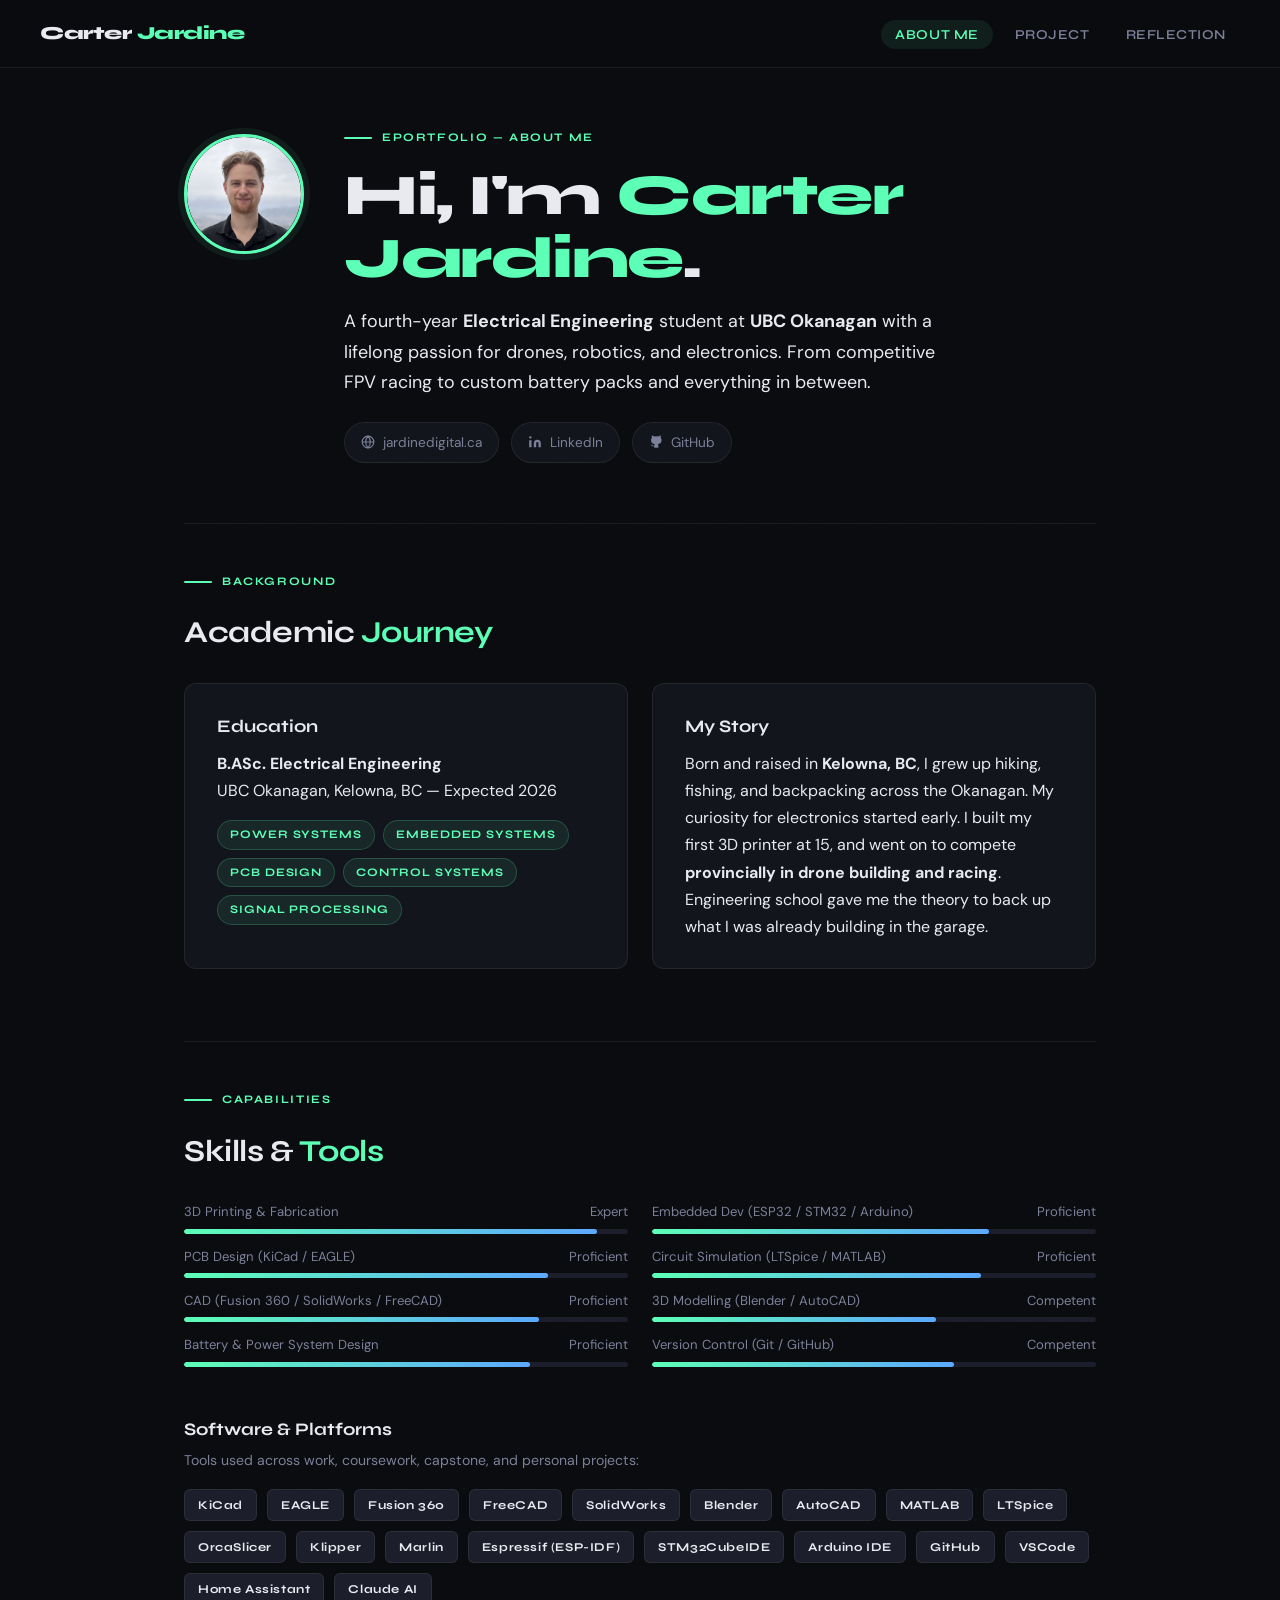
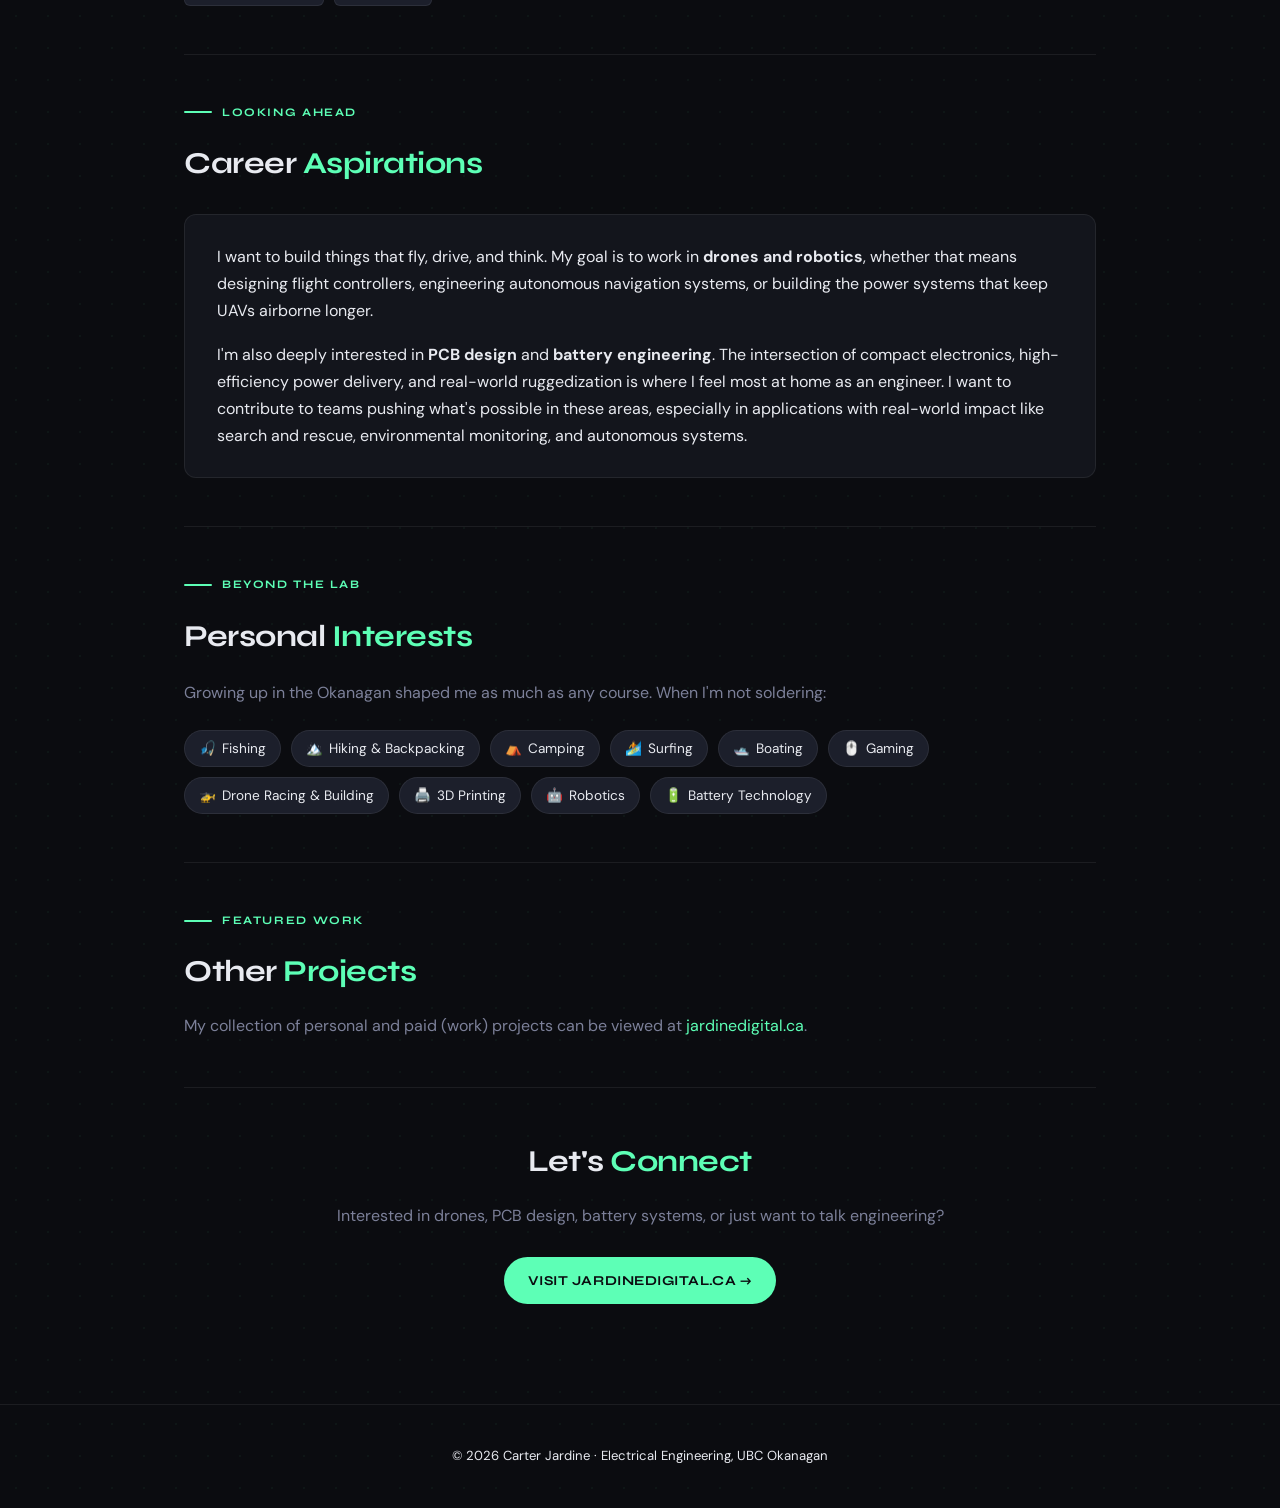
<file: index.html>
<!DOCTYPE html>
<html lang="en">
<head>
  <meta charset="UTF-8" />
  <meta name="viewport" content="width=device-width, initial-scale=1.0" />
  <title>About Me — Carter Jardine ePortfolio</title>
  <link rel="stylesheet" href="style.css" />
  <style>
    .hero-about {
      display: flex;
      align-items: flex-start;
      gap: 40px;
      margin-bottom: 60px;
    }
    @media (max-width: 640px) {
      .hero-about { flex-direction: column; align-items: center; text-align: center; }
      .hero-about .eyebrow { justify-content: center; }
    }
    .hero-about h1 { margin-bottom: 16px; }
    .bio-lead {
      font-size: 1.12rem;
      color: var(--text);
      margin-bottom: 24px;
      max-width: 600px;
    }
    .skill-bar-wrap { margin-bottom: 12px; }
    .skill-label {
      display: flex;
      justify-content: space-between;
      font-size: 0.82rem;
      color: var(--muted);
      margin-bottom: 5px;
    }
    .skill-bar {
      height: 5px;
      background: var(--surface2);
      border-radius: 99px;
      overflow: hidden;
    }
    .skill-bar-fill {
      height: 100%;
      background: linear-gradient(90deg, var(--accent), var(--accent2));
      border-radius: 99px;
      transform-origin: left;
      animation: growBar 1s ease both;
    }
    @keyframes growBar {
      from { transform: scaleX(0); }
      to   { transform: scaleX(1); }
    }
    .interests { display: flex; flex-wrap: wrap; gap: 10px; margin-top: 8px; }
    .interest-chip {
      display: flex;
      align-items: center;
      gap: 6px;
      font-size: 0.85rem;
      padding: 6px 14px;
      background: var(--surface2);
      border: 1px solid var(--border);
      border-radius: 99px;
      color: var(--text);
    }
    .contact-row {
      display: flex;
      flex-wrap: wrap;
      gap: 12px;
      margin-top: 20px;
    }
    .contact-chip {
      display: flex;
      align-items: center;
      gap: 8px;
      font-size: 0.85rem;
      padding: 8px 16px;
      background: var(--surface);
      border: 1px solid var(--border);
      border-radius: 99px;
      color: var(--muted);
      text-decoration: none;
      transition: color 0.2s, border-color 0.2s;
    }
    .contact-chip:hover { color: var(--accent); border-color: rgba(93,255,182,0.3); text-decoration: none; }
    .contact-chip svg { flex-shrink: 0; }
    .proj-thumb { display: flex; gap: 20px; align-items: flex-start; }
    .proj-thumb .num {
      font-family: var(--font-head);
      font-size: 2rem;
      font-weight: 800;
      color: var(--border);
      line-height: 1;
      flex-shrink: 0;
      width: 40px;
      text-align: right;
    }
    .software-grid { display: flex; flex-wrap: wrap; gap: 10px; margin-top: 16px; }
    .sw-chip {
      font-family: var(--font-head);
      font-size: 0.75rem;
      font-weight: 700;
      letter-spacing: 0.05em;
      padding: 5px 13px;
      background: var(--surface2);
      border: 1px solid var(--border);
      border-radius: 6px;
      color: var(--text);
      transition: border-color 0.2s, color 0.2s;
    }
    .sw-chip:hover { border-color: rgba(93,255,182,0.3); color: var(--accent); }
  </style>
</head>
<body>

<nav>
  <a class="nav-logo" href="index.html">Carter <span>Jardine</span></a>
  <ul class="nav-links">
    <li><a href="index.html" class="active">About Me</a></li>
    <li><a href="project.html">Project</a></li>
    <li><a href="reflection.html">Reflection</a></li>
  </ul>
</nav>

<main class="page">

  <!-- Hero -->
  <section class="hero-about fade-up">
    <div class="avatar-wrap" style="margin-top:6px;">
      <!-- To add your headshot replace the div below with:
           <img src="headshot.jpg" alt="Carter Jardine" /> -->
      <img src="HeadShot.jpg" alt="Carter Jardine" />
    </div>
    <div>
      <div class="eyebrow">ePortfolio — About Me</div>
      <h1>Hi, I'm <em>Carter Jardine</em>.</h1>
      <p class="bio-lead">
        A fourth-year <strong>Electrical Engineering</strong> student at <strong>UBC Okanagan</strong>
        with a lifelong passion for drones, robotics, and electronics. From competitive FPV racing
        to custom battery packs and everything in between.
      </p>
      <div class="contact-row">
        <a href="https://jardinedigital.ca/" target="_blank" class="contact-chip">
          <svg width="14" height="14" fill="none" stroke="currentColor" stroke-width="2" viewBox="0 0 24 24"><circle cx="12" cy="12" r="10"/><path d="M2 12h20M12 2a15.3 15.3 0 0 1 4 10 15.3 15.3 0 0 1-4 10 15.3 15.3 0 0 1-4-10 15.3 15.3 0 0 1 4-10z"/></svg>
          jardinedigital.ca
        </a>
        <a href="https://www.linkedin.com/in/carterjardine/" target="_blank" class="contact-chip">
          <svg width="14" height="14" fill="currentColor" viewBox="0 0 24 24"><path d="M16 8a6 6 0 0 1 6 6v7h-4v-7a2 2 0 0 0-2-2 2 2 0 0 0-2 2v7h-4v-7a6 6 0 0 1 6-6zM2 9h4v12H2z"/><circle cx="4" cy="4" r="2"/></svg>
          LinkedIn
        </a>
        <a href="https://github.com/Carter7868" target="_blank" class="contact-chip">
          <svg width="14" height="14" fill="currentColor" viewBox="0 0 24 24"><path d="M9 19c-5 1.5-5-2.5-7-3m14 6v-3.87a3.37 3.37 0 0 0-.94-2.61c3.14-.35 6.44-1.54 6.44-7A5.44 5.44 0 0 0 20 4.77 5.07 5.07 0 0 0 19.91 1S18.73.65 16 2.48a13.38 13.38 0 0 0-7 0C6.27.65 5.09 1 5.09 1A5.07 5.07 0 0 0 5 4.77a5.44 5.44 0 0 0-1.5 3.78c0 5.42 3.3 6.61 6.44 7A3.37 3.37 0 0 0 9 18.13V22"/></svg>
          GitHub
        </a>
      </div>
    </div>
  </section>

  <hr class="divider" />

  <!-- Background -->
  <section class="fade-up delay-1">
    <div class="eyebrow">Background</div>
    <h2>Academic <em>Journey</em></h2>
    <div class="grid-2" style="margin-top:24px;">
      <div class="card">
        <h3>Education</h3>
        <p>
          <strong>B.ASc. Electrical Engineering</strong><br/>
          UBC Okanagan, Kelowna, BC — Expected 2026
        </p>
        <div class="tags" style="margin-top:16px;">
          <span class="tag">Power Systems</span>
          <span class="tag">Embedded Systems</span>
          <span class="tag">PCB Design</span>
          <span class="tag">Control Systems</span>
          <span class="tag">Signal Processing</span>
        </div>
      </div>
      <div class="card">
        <h3>My Story</h3>
        <p>
          Born and raised in <strong>Kelowna, BC</strong>, I grew up hiking, fishing, and
          backpacking across the Okanagan. My curiosity for electronics started early. I built
          my first 3D printer at 15, and went on to compete
          <strong>provincially in drone building and racing</strong>. Engineering school gave me
          the theory to back up what I was already building in the garage.
        </p>
      </div>
    </div>
  </section>

  <hr class="divider" />

  <!-- Skills -->
  <section class="fade-up delay-2">
    <div class="eyebrow">Capabilities</div>
    <h2>Skills &amp; <em>Tools</em></h2>
    <div class="grid-2" style="margin-top:24px;">
      <div>
        <div class="skill-bar-wrap">
          <div class="skill-label"><span>3D Printing &amp; Fabrication</span><span>Expert</span></div>
          <div class="skill-bar"><div class="skill-bar-fill" style="width:93%"></div></div>
        </div>
        <div class="skill-bar-wrap">
          <div class="skill-label"><span>PCB Design (KiCad / EAGLE)</span><span>Proficient</span></div>
          <div class="skill-bar"><div class="skill-bar-fill" style="width:82%"></div></div>
        </div>
        <div class="skill-bar-wrap">
          <div class="skill-label"><span>CAD (Fusion 360 / SolidWorks / FreeCAD)</span><span>Proficient</span></div>
          <div class="skill-bar"><div class="skill-bar-fill" style="width:80%"></div></div>
        </div>
        <div class="skill-bar-wrap">
          <div class="skill-label"><span>Battery &amp; Power System Design</span><span>Proficient</span></div>
          <div class="skill-bar"><div class="skill-bar-fill" style="width:78%"></div></div>
        </div>
      </div>
      <div>
        <div class="skill-bar-wrap">
          <div class="skill-label"><span>Embedded Dev (ESP32 / STM32 / Arduino)</span><span>Proficient</span></div>
          <div class="skill-bar"><div class="skill-bar-fill" style="width:76%"></div></div>
        </div>
        <div class="skill-bar-wrap">
          <div class="skill-label"><span>Circuit Simulation (LTSpice / MATLAB)</span><span>Proficient</span></div>
          <div class="skill-bar"><div class="skill-bar-fill" style="width:74%"></div></div>
        </div>
        <div class="skill-bar-wrap">
          <div class="skill-label"><span>3D Modelling (Blender / AutoCAD)</span><span>Competent</span></div>
          <div class="skill-bar"><div class="skill-bar-fill" style="width:64%"></div></div>
        </div>
        <div class="skill-bar-wrap">
          <div class="skill-label"><span>Version Control (Git / GitHub)</span><span>Competent</span></div>
          <div class="skill-bar"><div class="skill-bar-fill" style="width:68%"></div></div>
        </div>
      </div>
    </div>

    <h3 style="margin-top:36px;margin-bottom:4px;">Software &amp; Platforms</h3>
    <p style="color:var(--muted);font-size:0.88rem;margin-bottom:0;">Tools used across work, coursework, capstone, and personal projects:</p>
    <div class="software-grid">
      <span class="sw-chip">KiCad</span>
      <span class="sw-chip">EAGLE</span>
      <span class="sw-chip">Fusion 360</span>
      <span class="sw-chip">FreeCAD</span>
      <span class="sw-chip">SolidWorks</span>
      <span class="sw-chip">Blender</span>
      <span class="sw-chip">AutoCAD</span>
      <span class="sw-chip">MATLAB</span>
      <span class="sw-chip">LTSpice</span>
      <span class="sw-chip">OrcaSlicer</span>
      <span class="sw-chip">Klipper</span>
      <span class="sw-chip">Marlin</span>
      <span class="sw-chip">Espressif (ESP-IDF)</span>
      <span class="sw-chip">STM32CubeIDE</span>
      <span class="sw-chip">Arduino IDE</span>
      <span class="sw-chip">GitHub</span>
      <span class="sw-chip">VSCode</span>
      <span class="sw-chip">Home Assistant</span>
      <span class="sw-chip">Claude AI</span>
    </div>
  </section>

  <hr class="divider" />

  <!-- Career Aspirations -->
  <section class="fade-up delay-3">
    <div class="eyebrow">Looking Ahead</div>
    <h2>Career <em>Aspirations</em></h2>
    <div class="card" style="margin-top:24px;">
      <p>
        I want to build things that fly, drive, and think. My goal is to work in <strong>drones
        and robotics</strong>, whether that means designing flight controllers, engineering
        autonomous navigation systems, or building the power systems that keep UAVs airborne longer.
      </p>
      <p>
        I'm also deeply interested in <strong>PCB design</strong> and <strong>battery engineering</strong>.
        The intersection of compact electronics, high-efficiency power delivery, and real-world
        ruggedization is where I feel most at home as an engineer. I want to contribute to teams
        pushing what's possible in these areas, especially in applications with real-world impact
        like search and rescue, environmental monitoring, and autonomous systems.
      </p>
    </div>
  </section>

  <hr class="divider" />

  <!-- Interests -->
  <section class="fade-up delay-4">
    <div class="eyebrow">Beyond the Lab</div>
    <h2>Personal <em>Interests</em></h2>
    <p style="margin: 16px 0 24px; color:var(--muted);">
      Growing up in the Okanagan shaped me as much as any course. When I'm not soldering:
    </p>
    <div class="interests">
      <div class="interest-chip"><span>🎣</span> Fishing</div>
      <div class="interest-chip"><span>🏔️</span> Hiking &amp; Backpacking</div>
      <div class="interest-chip"><span>⛺</span> Camping</div>
      <div class="interest-chip"><span>🏄</span> Surfing</div>
      <div class="interest-chip"><span>🛥️</span> Boating</div>
      <div class="interest-chip"><span>🖱️</span> Gaming</div>
      <div class="interest-chip"><span>🚁</span> Drone Racing &amp; Building</div>
      <div class="interest-chip"><span>🖨️</span> 3D Printing</div>
      <div class="interest-chip"><span>🤖</span> Robotics</div>
      <div class="interest-chip"><span>🔋</span> Battery Technology</div>
    </div>
  </section>

  <hr class="divider" />

  <!-- Other Projects -->
  <section class="fade-up delay-4">
    <div class="eyebrow">Featured Work</div>
    <h2>Other <em>Projects</em></h2>
    <p style="color:var(--muted); margin-bottom:24px;">
      My collection of personal and paid (work) projects can be viewed at
      <a href="https://jardinedigital.ca/" target="_blank">jardinedigital.ca</a>.
    </p>
  </section>

  <hr class="divider" />

  <section style="text-align:center;" class="fade-up delay-4">
    <h2>Let's <em>Connect</em></h2>
    <p style="color:var(--muted); margin-bottom:28px;">
      Interested in drones, PCB design, battery systems, or just want to talk engineering?
    </p>
    <a href="https://jardinedigital.ca/" target="_blank" class="btn">Visit jardinedigital.ca →</a>
  </section>

</main>

<footer>
  <p>© 2026 Carter Jardine · Electrical Engineering, UBC Okanagan</p>
</footer>

</body>
</html>
</file>
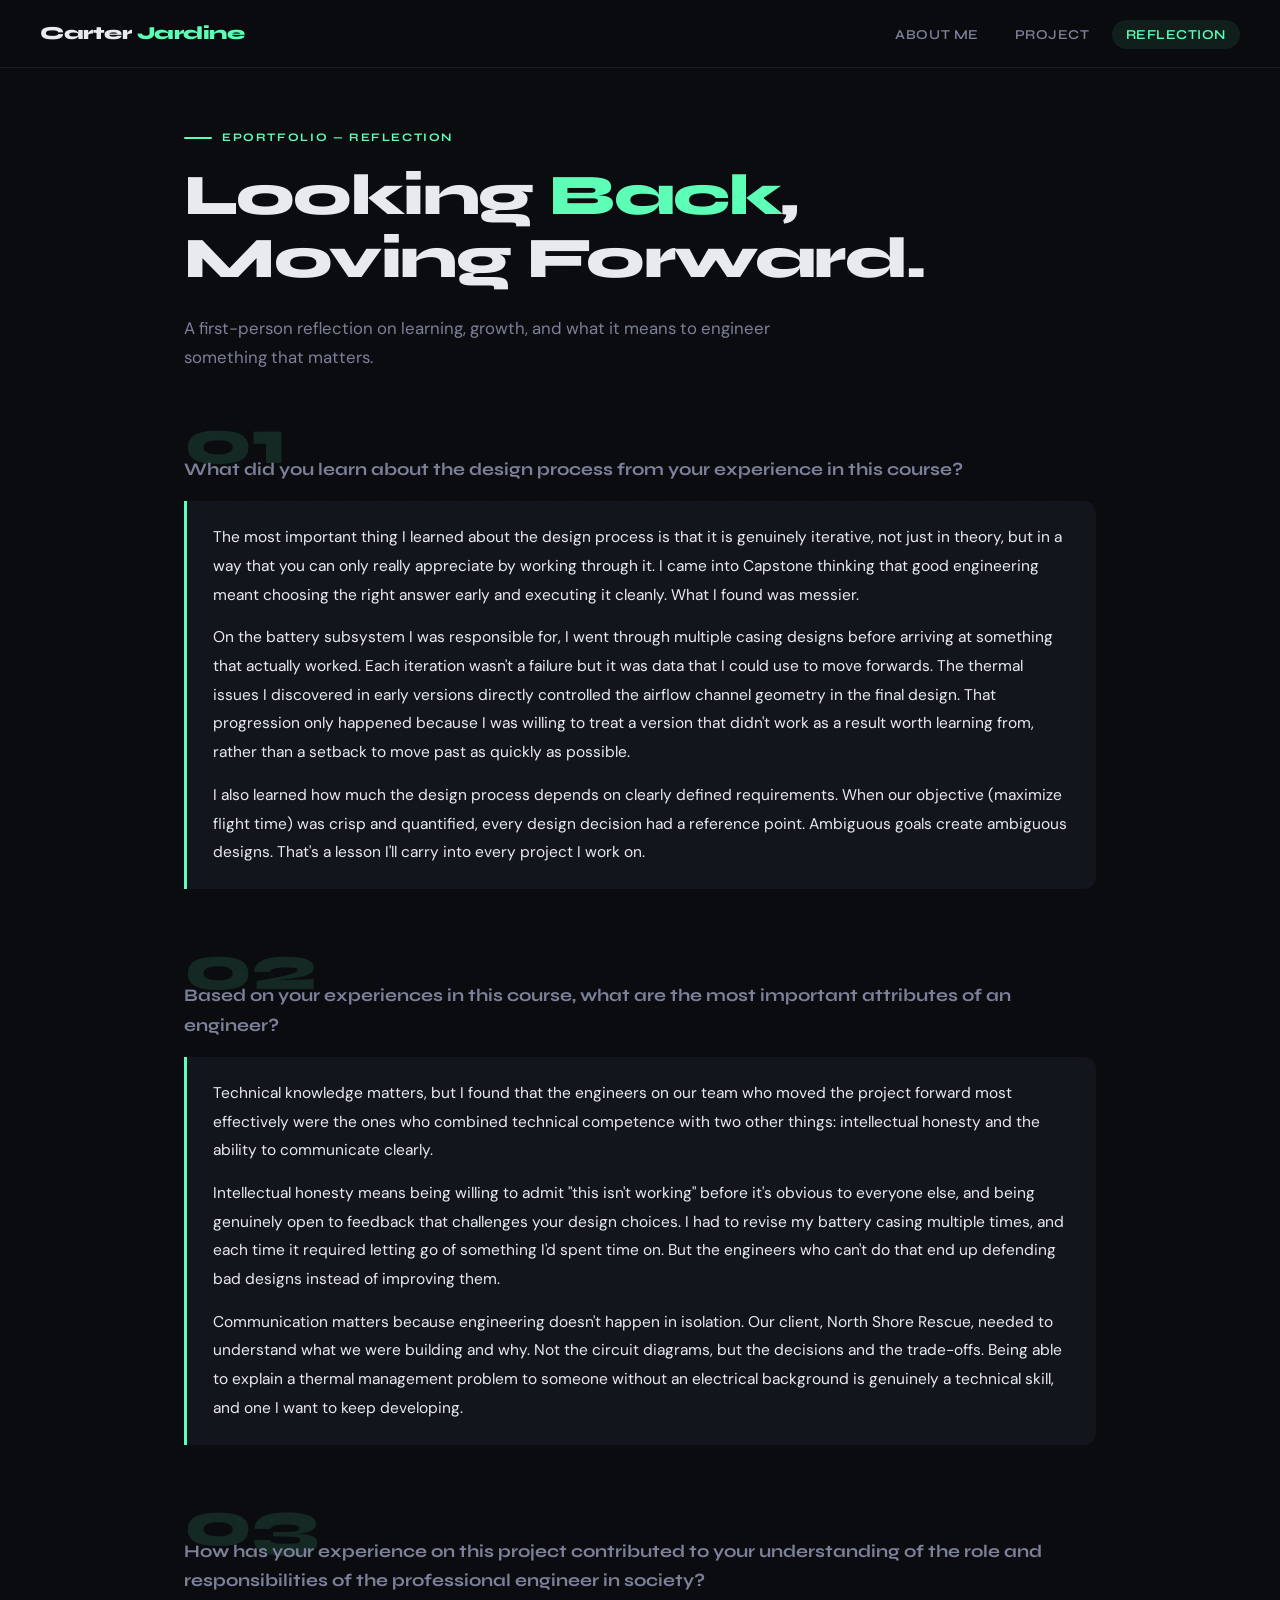
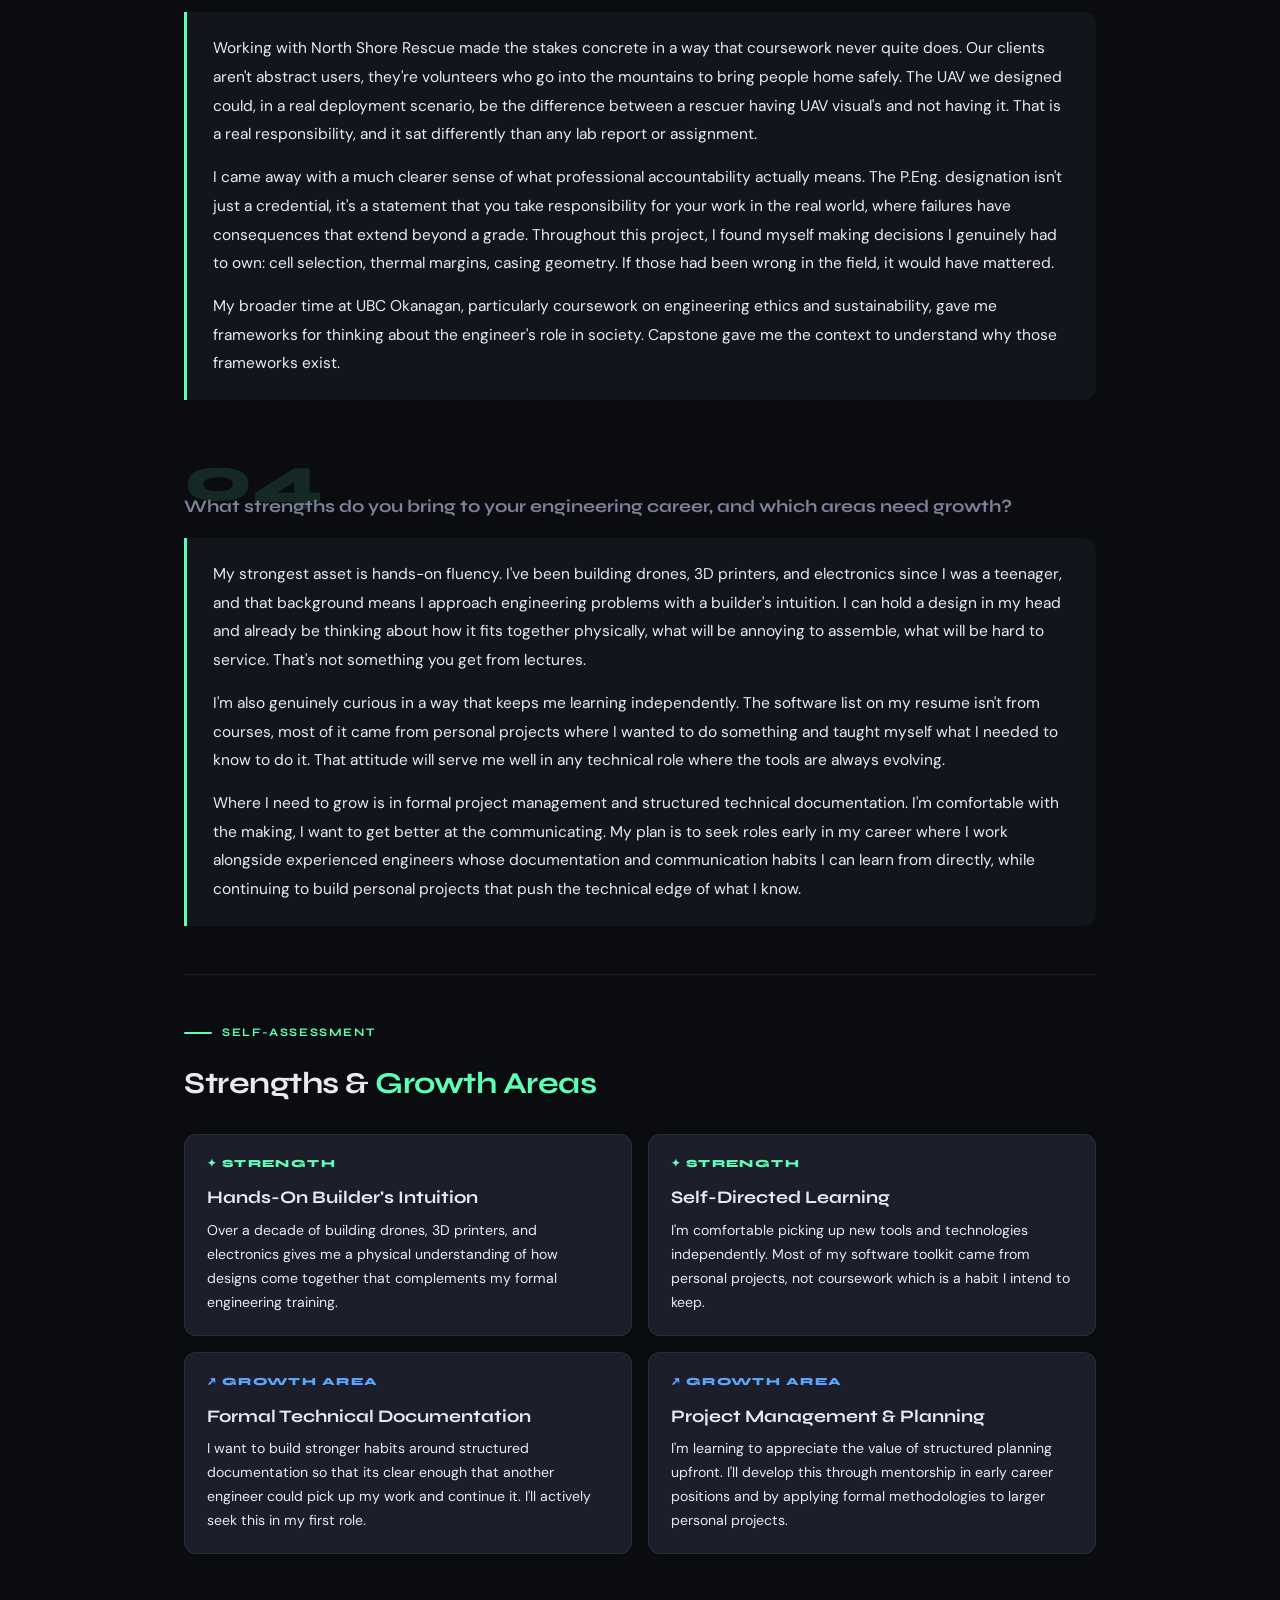
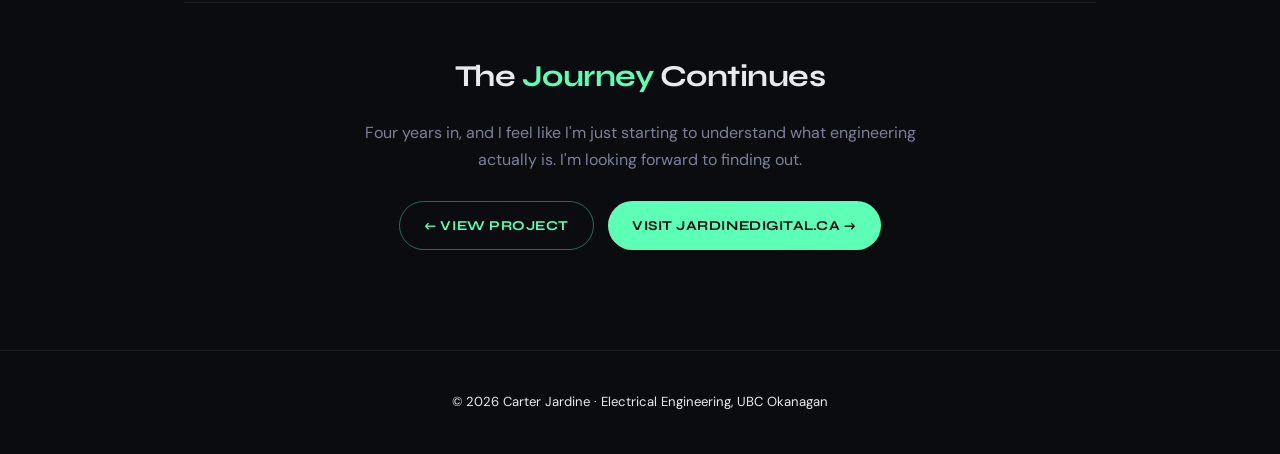
<file: reflection.html>
<!DOCTYPE html>
<html lang="en">
<head>
  <meta charset="UTF-8" />
  <meta name="viewport" content="width=device-width, initial-scale=1.0" />
  <title>Reflection — Carter Jardine ePortfolio</title>
  <link rel="stylesheet" href="style.css" />
  <style>
    .reflection-intro {
      position: relative;
      padding: 36px 40px;
      background: var(--surface);
      border: 1px solid var(--border);
      border-radius: var(--radius);
      margin-bottom: 56px;
    }
    .reflection-intro::before {
      content: '\201C';
      position: absolute;
      top: -20px; left: 28px;
      font-family: var(--font-head);
      font-size: 7rem;
      line-height: 1;
      color: var(--accent);
      opacity: 0.18;
      pointer-events: none;
    }
    .reflection-intro p {
      font-size: 1.15rem;
      font-style: italic;
      color: var(--text);
      position: relative;
      z-index: 1;
    }

    .q-block { margin-bottom: 48px; }
    .q-num {
      font-family: var(--font-head);
      font-size: 4rem;
      font-weight: 800;
      line-height: 1;
      color: var(--accent);
      opacity: 0.12;
      margin-bottom: -28px;
      display: block;
    }
    .q-block .question {
      font-family: var(--font-head);
      font-size: 1.1rem;
      font-weight: 700;
      color: var(--muted);
      margin-bottom: 16px;
      padding-top: 8px;
      position: relative;
    }
    .q-block .answer {
      background: var(--surface);
      border-left: 3px solid var(--accent);
      border-radius: 0 var(--radius) var(--radius) 0;
      padding: 22px 26px;
    }
    .q-block .answer p {
      font-size: 0.97rem;
      line-height: 1.85;
      margin-bottom: 14px;
    }
    .q-block .answer p:last-child { margin-bottom: 0; }

    .growth-grid {
      display: grid;
      grid-template-columns: 1fr 1fr;
      gap: 16px;
      margin-top: 20px;
    }
    @media (max-width: 640px) { .growth-grid { grid-template-columns: 1fr; } }
    .growth-card {
      background: var(--surface2);
      border-radius: var(--radius);
      padding: 20px 22px;
      border: 1px solid var(--border);
    }
    .growth-card .gc-label {
      font-family: var(--font-head);
      font-size: 0.68rem;
      font-weight: 800;
      letter-spacing: 0.13em;
      text-transform: uppercase;
      margin-bottom: 10px;
    }
    .strength .gc-label { color: var(--accent); }
    .growth-area .gc-label { color: var(--accent2); }
    .growth-card p { font-size: 0.88rem; color: var(--text); }

    .word-meter {
      display: flex;
      align-items: center;
      gap: 14px;
      padding: 14px 20px;
      background: var(--surface2);
      border-radius: var(--radius);
      border: 1px solid var(--border);
      margin-bottom: 40px;
      font-size: 0.82rem;
      color: var(--muted);
    }
    .word-meter strong { color: var(--accent); font-family: var(--font-head); font-size: 1rem; }
    .meter-bar { flex: 1; height: 4px; background: var(--border); border-radius: 99px; overflow: hidden; }
    .meter-fill { height: 100%; background: var(--accent); border-radius: 99px; width: 0%; transition: width 1.2s ease; }
  </style>
</head>
<body>

<nav>
  <a class="nav-logo" href="index.html">Carter <span>Jardine</span></a>
  <ul class="nav-links">
    <li><a href="index.html">About Me</a></li>
    <li><a href="project.html">Project</a></li>
    <li><a href="reflection.html" class="active">Reflection</a></li>
  </ul>
</nav>

<main class="page">

  <div class="eyebrow fade-up">ePortfolio — Reflection</div>
  <h1 class="fade-up delay-1">Looking <em>Back</em>,<br/>Moving Forward.</h1>
  <p class="fade-up delay-2" style="color:var(--muted);font-size:1.05rem;margin-bottom:40px;max-width:620px;">
    A first-person reflection on learning, growth, and what it means to engineer something
    that matters.
  </p>
  <!-- Q1 -->
  <div class="q-block fade-up">
    <span class="q-num">01</span>
    <div class="question">What did you learn about the design process from your experience in this course?</div>
    <div class="answer" id="answer-1">
      <p>
        The most important thing I learned about the design process is that it is genuinely
        iterative, not just in theory, but in a way that you can only really appreciate by working
        through it. I came into Capstone thinking that good engineering meant choosing the right
        answer early and executing it cleanly. What I found was messier.
      </p>
      <p>
        On the battery subsystem I was responsible for, I went through multiple casing designs
        before arriving at something that actually worked. Each iteration wasn't a failure but
        it was data that I could use to move forwards. The thermal issues I discovered in early versions directly controlled the
        airflow channel geometry in the final design. That progression only happened because I
        was willing to treat a version that didn't work as a result worth learning from, rather
        than a setback to move past as quickly as possible.
      </p>
      <p>
        I also learned how much the design process depends on clearly defined requirements.
        When our objective (maximize flight time) was crisp and quantified, every design
        decision had a reference point. Ambiguous goals create ambiguous designs. That's a
        lesson I'll carry into every project I work on.
      </p>
    </div>
  </div>

  <!-- Q2 -->
  <div class="q-block fade-up delay-1">
    <span class="q-num">02</span>
    <div class="question">Based on your experiences in this course, what are the most important attributes of an engineer?</div>
    <div class="answer" id="answer-2">
      <p>
        Technical knowledge matters, but I found that the engineers on our team who moved
        the project forward most effectively were the ones who combined technical competence
        with two other things: intellectual honesty and the ability to communicate clearly.
      </p>
      <p>
        Intellectual honesty means being willing to admit "this isn't working" before it's obvious
        to everyone else, and being genuinely open to feedback that challenges your design
        choices. I had to revise my battery casing multiple times, and each time it required
        letting go of something I'd spent time on. But the engineers who
        can't do that end up defending bad designs instead of improving them.
      </p>
      <p>
        Communication matters because engineering doesn't happen in isolation. Our client,
        North Shore Rescue, needed to understand what we were building and why. Not the
        circuit diagrams, but the decisions and the trade-offs. Being able to explain a
        thermal management problem to someone without an electrical background is genuinely a
        technical skill, and one I want to keep developing.
      </p>
    </div>
  </div>

  <!-- Q3 -->
  <div class="q-block fade-up delay-2">
    <span class="q-num">03</span>
    <div class="question">How has your experience on this project contributed to your understanding of the role and responsibilities of the professional engineer in society?</div>
    <div class="answer" id="answer-3">
      <p>
        Working with North Shore Rescue made the stakes concrete in a way that coursework never
        quite does. Our clients aren't abstract users, they're volunteers who go into the mountains
        to bring people home safely. The UAV we designed could, in a real deployment scenario,
        be the difference between a rescuer having UAV visual's and not having it. That is
        a real responsibility, and it sat differently than any lab report or assignment.
      </p>
      <p>
        I came away with a much clearer sense of what professional accountability actually means.
        The P.Eng. designation isn't just a credential, it's a statement that you take responsibility
        for your work in the real world, where failures have consequences that extend beyond
        a grade. Throughout this project, I found myself making decisions I genuinely had to
        own: cell selection, thermal margins, casing geometry. If those had been wrong in the
        field, it would have mattered.
      </p>
      <p>
        My broader time at UBC Okanagan, particularly coursework on engineering ethics and
        sustainability, gave me frameworks for thinking about the engineer's role in society.
        Capstone gave me the context to understand why those frameworks exist.
      </p>
    </div>
  </div>

  <!-- Q4 -->
  <div class="q-block fade-up delay-3">
    <span class="q-num">04</span>
    <div class="question">What strengths do you bring to your engineering career, and which areas need growth?</div>
    <div class="answer" id="answer-4">
      <p>
        My strongest asset is hands-on fluency. I've been building drones, 3D printers, and
        electronics since I was a teenager, and that background means I approach engineering
        problems with a builder's intuition. I can hold a design in my head and already be
        thinking about how it fits together physically, what will be annoying to assemble, what
        will be hard to service. That's not something you get from lectures.
      </p>
      <p>
        I'm also genuinely curious in a way that keeps me learning independently. The software
        list on my resume isn't from courses, most of it came from personal projects where I
        wanted to do something and taught myself what I needed to know to do it. That attitude
        will serve me well in any technical role where the tools are always evolving.
      </p>
      <p>
        Where I need to grow is in formal project management and structured technical
        documentation. I'm comfortable with the making, I want to get better at the
        communicating. My plan is to seek roles early in my career where I work alongside
        experienced engineers whose documentation and communication habits I can learn from
        directly, while continuing to build personal projects that push the technical edge
        of what I know.
      </p>
    </div>
  </div>

  <hr class="divider" />

  <!-- Strengths / Growth summary -->
  <section class="fade-up">
    <div class="eyebrow">Self-Assessment</div>
    <h2>Strengths &amp; <em>Growth Areas</em></h2>
    <div class="growth-grid" style="margin-top:24px;">
      <div class="growth-card strength">
        <div class="gc-label">✦ Strength</div>
        <h3 style="margin-bottom:6px;">Hands-On Builder's Intuition</h3>
        <p>Over a decade of building drones, 3D printers, and electronics gives me a physical
        understanding of how designs come together that complements my formal engineering training.</p>
      </div>
      <div class="growth-card strength">
        <div class="gc-label">✦ Strength</div>
        <h3 style="margin-bottom:6px;">Self-Directed Learning</h3>
        <p>I'm comfortable picking up new tools and technologies independently. Most of my
        software toolkit came from personal projects, not coursework which is a habit I intend to keep.</p>
      </div>
      <div class="growth-card growth-area">
        <div class="gc-label">↗ Growth Area</div>
        <h3 style="margin-bottom:6px;">Formal Technical Documentation</h3>
        <p>I want to build stronger habits around structured documentation so that its clear enough that
        another engineer could pick up my work and continue it. I'll actively seek this in my first role.</p>
      </div>
      <div class="growth-card growth-area">
        <div class="gc-label">↗ Growth Area</div>
        <h3 style="margin-bottom:6px;">Project Management &amp; Planning</h3>
        <p>I'm learning to appreciate the value of structured planning upfront. I'll develop this
        through mentorship in early career positions and by applying formal methodologies to
        larger personal projects.</p>
      </div>
    </div>
  </section>

  <hr class="divider" />

  <section style="text-align:center;" class="fade-up">
    <h2>The <em>Journey</em> Continues</h2>
    <p style="color:var(--muted);max-width:560px;margin:16px auto 28px;">
      Four years in, and I feel like I'm just starting to understand what engineering actually is.
      I'm looking forward to finding out.
    </p>
    <div style="display:flex;gap:14px;justify-content:center;flex-wrap:wrap;">
      <a href="project.html" class="btn ghost">← View Project</a>
      <a href="https://jardinedigital.ca/" target="_blank" class="btn">Visit jardinedigital.ca →</a>
    </div>
  </section>

</main>

<footer>
  <p>© 2026 Carter Jardine · Electrical Engineering, UBC Okanagan</p>
</footer>

<script>
  function countWords() {
    const ids = ['answer-1','answer-2','answer-3','answer-4'];
    let total = 0;
    ids.forEach(id => {
      const el = document.getElementById(id);
      if (el) {
        const words = (el.innerText || '').trim().split(/\s+/).filter(w => w.length > 0);
        total += words.length;
      }
    });
    return total;
  }
  function updateMeter() {
    const wc = countWords();
    const target = 300;
    const pct = Math.min(100, Math.round((wc / target) * 100));
    document.getElementById('wc-num').textContent = wc;
    document.getElementById('meter-fill').style.width = pct + '%';
    const status = document.getElementById('wc-status');
    const fill = document.getElementById('meter-fill');
    if (wc < target) {
      status.textContent = `${target - wc} words to go`;
      fill.style.background = 'var(--accent2)';
    } else {
      status.textContent = '✓ Target met!';
      fill.style.background = 'var(--accent)';
    }
  }
  window.addEventListener('DOMContentLoaded', () => setTimeout(updateMeter, 300));
</script>

</body>
</html>
</file>
<file: style.css>
/* ============================================================
   ePortfolio — Shared Stylesheet
   ============================================================ */

@import url('https://fonts.googleapis.com/css2?family=Syne:wght@400;600;700;800&family=DM+Sans:ital,wght@0,300;0,400;0,500;1,300&display=swap');

/* ---------- CSS Variables ---------- */
:root {
  --bg:        #0b0c10;
  --surface:   #13151c;
  --surface2:  #1c1f2b;
  --accent:    #5dffb6;
  --accent2:   #5da8ff;
  --text:      #e8eaf0;
  --muted:     #7c8099;
  --border:    rgba(255,255,255,0.07);
  --radius:    12px;
  --font-head: 'Syne', sans-serif;
  --font-body: 'DM Sans', sans-serif;
  --nav-h:     68px;
}

/* ---------- Reset & Base ---------- */
*, *::before, *::after { box-sizing: border-box; margin: 0; padding: 0; }

html { scroll-behavior: smooth; }

body {
  background: var(--bg);
  color: var(--text);
  font-family: var(--font-body);
  font-size: 16px;
  line-height: 1.7;
  min-height: 100vh;
  /* subtle dot-grid texture */
  background-image: radial-gradient(circle, rgba(93,255,182,0.04) 1px, transparent 1px);
  background-size: 32px 32px;
}

img { display: block; max-width: 100%; border-radius: var(--radius); }
a { color: var(--accent); text-decoration: none; }
a:hover { text-decoration: underline; }

/* ---------- Nav ---------- */
nav {
  position: fixed;
  top: 0; left: 0; right: 0;
  height: var(--nav-h);
  background: rgba(11,12,16,0.85);
  backdrop-filter: blur(16px);
  -webkit-backdrop-filter: blur(16px);
  border-bottom: 1px solid var(--border);
  display: flex;
  align-items: center;
  justify-content: space-between;
  padding: 0 40px;
  z-index: 100;
}

.nav-logo {
  font-family: var(--font-head);
  font-weight: 800;
  font-size: 1.15rem;
  letter-spacing: -0.5px;
  color: var(--text);
  text-decoration: none;
}
.nav-logo span { color: var(--accent); }

.nav-links {
  display: flex;
  gap: 8px;
  list-style: none;
}

.nav-links a {
  font-family: var(--font-head);
  font-size: 0.85rem;
  font-weight: 600;
  letter-spacing: 0.04em;
  text-transform: uppercase;
  color: var(--muted);
  padding: 6px 14px;
  border-radius: 99px;
  transition: color 0.2s, background 0.2s;
  text-decoration: none;
}
.nav-links a:hover,
.nav-links a.active {
  color: var(--accent);
  background: rgba(93,255,182,0.08);
}

/* ---------- Page wrapper ---------- */
.page {
  padding-top: calc(var(--nav-h) + 60px);
  padding-bottom: 100px;
  max-width: 960px;
  margin: 0 auto;
  padding-left: 24px;
  padding-right: 24px;
}

/* ---------- Hero label ---------- */
.eyebrow {
  font-family: var(--font-head);
  font-size: 0.72rem;
  font-weight: 700;
  letter-spacing: 0.14em;
  text-transform: uppercase;
  color: var(--accent);
  margin-bottom: 16px;
  display: flex;
  align-items: center;
  gap: 10px;
}
.eyebrow::before {
  content: '';
  display: inline-block;
  width: 28px; height: 2px;
  background: var(--accent);
  border-radius: 2px;
}

/* ---------- Section headings ---------- */
h1 {
  font-family: var(--font-head);
  font-size: clamp(2.4rem, 5vw, 3.6rem);
  font-weight: 800;
  line-height: 1.1;
  letter-spacing: -1.5px;
  margin-bottom: 24px;
}
h1 em { font-style: normal; color: var(--accent); }

h2 {
  font-family: var(--font-head);
  font-size: clamp(1.4rem, 3vw, 1.9rem);
  font-weight: 700;
  letter-spacing: -0.5px;
  margin-bottom: 14px;
}
h2 em { font-style: normal; color: var(--accent); }

h3 {
  font-family: var(--font-head);
  font-size: 1.1rem;
  font-weight: 700;
  margin-bottom: 8px;
}

p { color: var(--text); margin-bottom: 16px; }
p:last-child { margin-bottom: 0; }

/* ---------- Cards ---------- */
.card {
  background: var(--surface);
  border: 1px solid var(--border);
  border-radius: var(--radius);
  padding: 28px 32px;
  margin-bottom: 24px;
  transition: border-color 0.25s, transform 0.25s;
}
.card:hover {
  border-color: rgba(93,255,182,0.25);
  transform: translateY(-3px);
}

/* ---------- Tag pills ---------- */
.tags { display: flex; flex-wrap: wrap; gap: 8px; margin-top: 12px; }
.tag {
  font-family: var(--font-head);
  font-size: 0.72rem;
  font-weight: 700;
  letter-spacing: 0.08em;
  text-transform: uppercase;
  padding: 4px 12px;
  border-radius: 99px;
  background: rgba(93,255,182,0.08);
  color: var(--accent);
  border: 1px solid rgba(93,255,182,0.2);
}

/* ---------- Divider ---------- */
.divider {
  border: none;
  border-top: 1px solid var(--border);
  margin: 48px 0;
}

/* ---------- Button ---------- */
.btn {
  display: inline-flex;
  align-items: center;
  gap: 8px;
  font-family: var(--font-head);
  font-size: 0.85rem;
  font-weight: 700;
  letter-spacing: 0.04em;
  text-transform: uppercase;
  padding: 12px 24px;
  border-radius: 99px;
  background: var(--accent);
  color: #0b0c10;
  border: none;
  cursor: pointer;
  transition: opacity 0.2s, transform 0.2s;
  text-decoration: none;
}
.btn:hover { opacity: 0.88; transform: translateY(-2px); text-decoration: none; }
.btn.ghost {
  background: transparent;
  color: var(--accent);
  border: 1px solid rgba(93,255,182,0.4);
}

/* ---------- Grid helpers ---------- */
.grid-2 {
  display: grid;
  grid-template-columns: 1fr 1fr;
  gap: 24px;
}
@media (max-width: 640px) {
  .grid-2 { grid-template-columns: 1fr; }
  nav { padding: 0 20px; }
  .page { padding-left: 16px; padding-right: 16px; }
}

/* ---------- Stat block ---------- */
.stat-block {
  text-align: center;
  padding: 24px 16px;
}
.stat-block .number {
  font-family: var(--font-head);
  font-size: 2.6rem;
  font-weight: 800;
  color: var(--accent);
  line-height: 1;
}
.stat-block .label {
  font-size: 0.82rem;
  color: var(--muted);
  margin-top: 6px;
}

/* ---------- Image placeholder ---------- */
.img-placeholder {
  width: 100%;
  aspect-ratio: 16/9;
  background: var(--surface2);
  border: 1px dashed rgba(93,255,182,0.25);
  border-radius: var(--radius);
  display: flex;
  flex-direction: column;
  align-items: center;
  justify-content: center;
  gap: 10px;
  color: var(--muted);
  font-size: 0.85rem;
  margin-bottom: 8px;
}
.img-placeholder svg { opacity: 0.35; }
figcaption {
  font-size: 0.8rem;
  color: var(--muted);
  font-style: italic;
  text-align: center;
  margin-top: 8px;
}

/* ---------- Timeline ---------- */
.timeline { position: relative; padding-left: 28px; margin-top: 8px; }
.timeline::before {
  content: '';
  position: absolute;
  left: 0; top: 6px; bottom: 6px;
  width: 2px;
  background: linear-gradient(to bottom, var(--accent), var(--accent2), transparent);
  border-radius: 2px;
}
.timeline-item { position: relative; margin-bottom: 36px; }
.timeline-item::before {
  content: '';
  position: absolute;
  left: -34px; top: 6px;
  width: 10px; height: 10px;
  border-radius: 50%;
  background: var(--accent);
  box-shadow: 0 0 0 3px rgba(93,255,182,0.15);
}
.timeline-item h3 { margin-bottom: 6px; }
.timeline-item .phase {
  font-family: var(--font-head);
  font-size: 0.7rem;
  font-weight: 700;
  letter-spacing: 0.12em;
  text-transform: uppercase;
  color: var(--accent2);
  margin-bottom: 6px;
}

/* ---------- Footer ---------- */
footer {
  text-align: center;
  padding: 40px 24px;
  border-top: 1px solid var(--border);
  color: var(--muted);
  font-size: 0.82rem;
}

/* ---------- Fade-in animation ---------- */
@keyframes fadeUp {
  from { opacity: 0; transform: translateY(24px); }
  to   { opacity: 1; transform: translateY(0); }
}
.fade-up { animation: fadeUp 0.6s ease both; }
.delay-1 { animation-delay: 0.1s; }
.delay-2 { animation-delay: 0.22s; }
.delay-3 { animation-delay: 0.34s; }
.delay-4 { animation-delay: 0.46s; }

/* ---------- Profile avatar placeholder ---------- */
.avatar-wrap {
  width: 120px; height: 120px;
  border-radius: 50%;
  background: var(--surface2);
  border: 3px solid var(--accent);
  display: flex;
  align-items: center;
  justify-content: center;
  flex-shrink: 0;
  overflow: hidden;
  box-shadow: 0 0 0 6px rgba(93,255,182,0.07);
}
.avatar-wrap img { width: 100%; height: 100%; object-fit: cover; border-radius: 50%; }
.avatar-initials {
  font-family: var(--font-head);
  font-size: 2rem;
  font-weight: 800;
  color: var(--accent);
}
</file>
